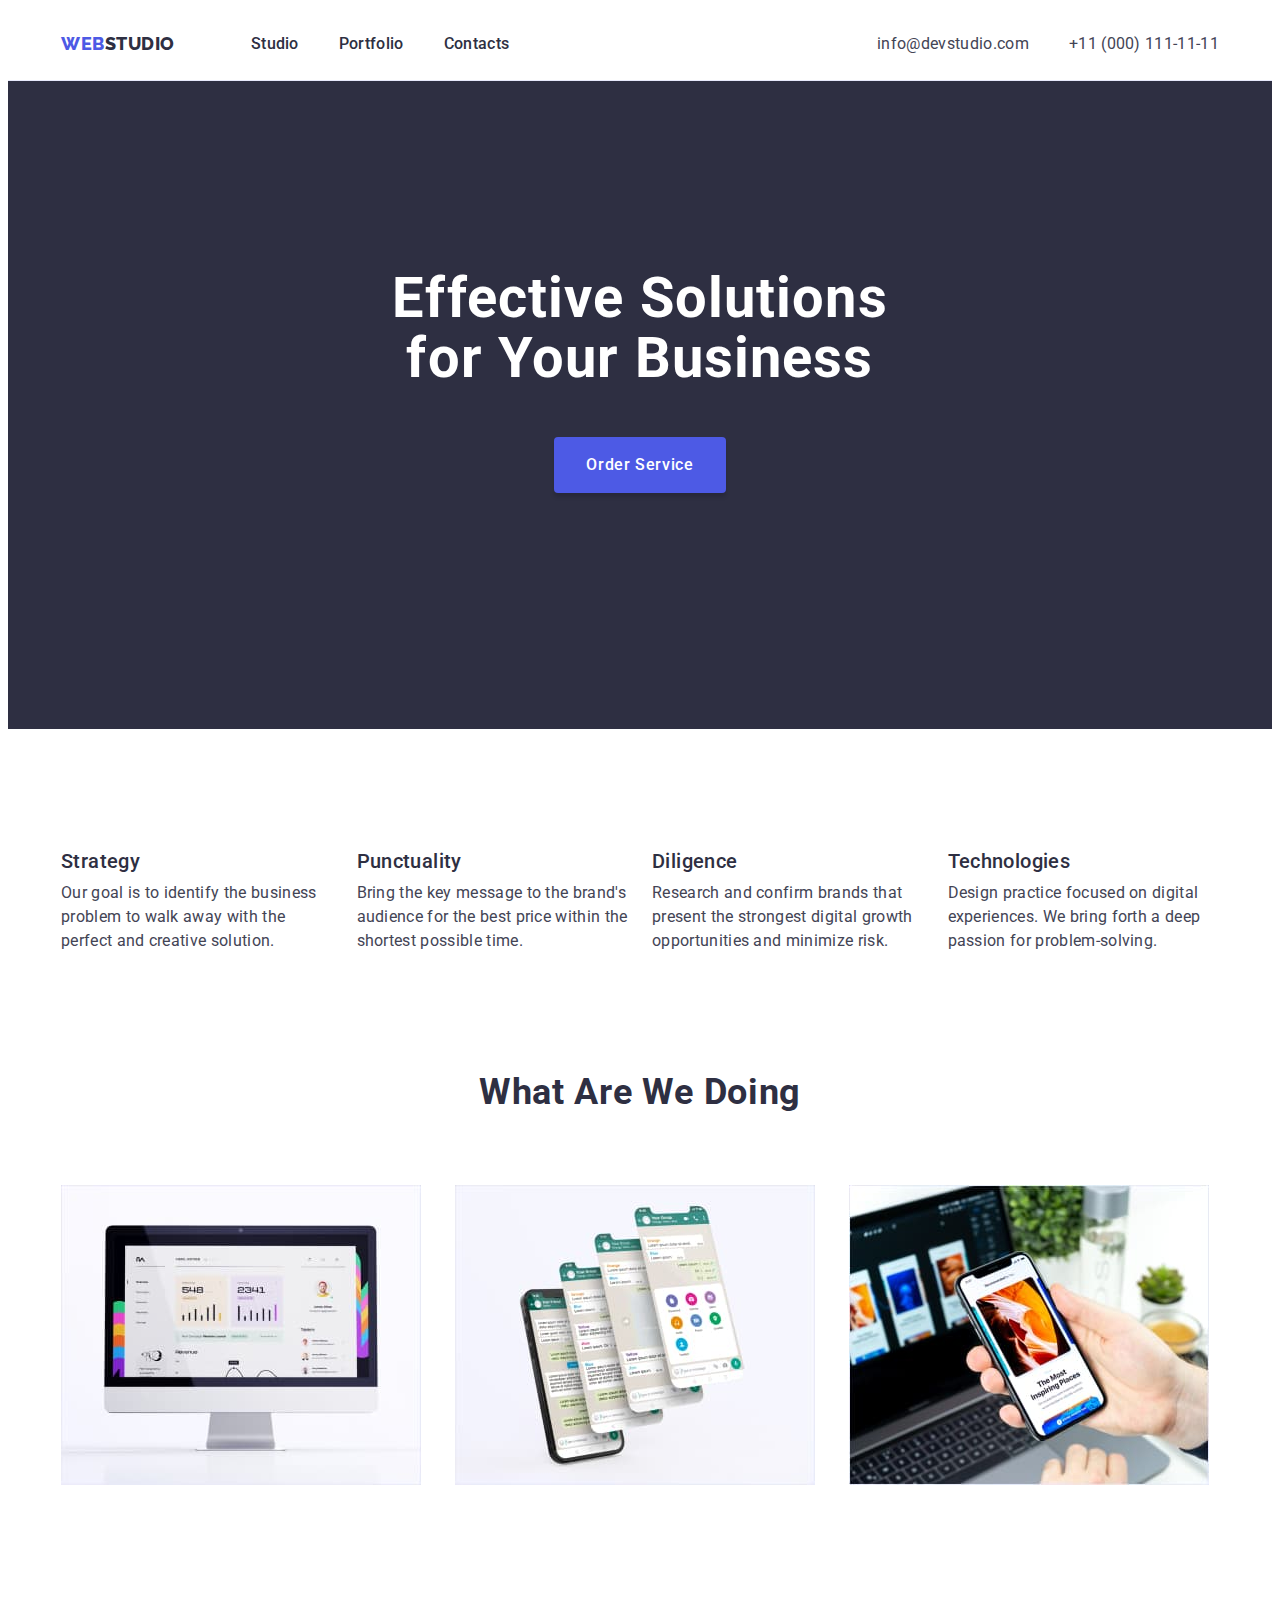
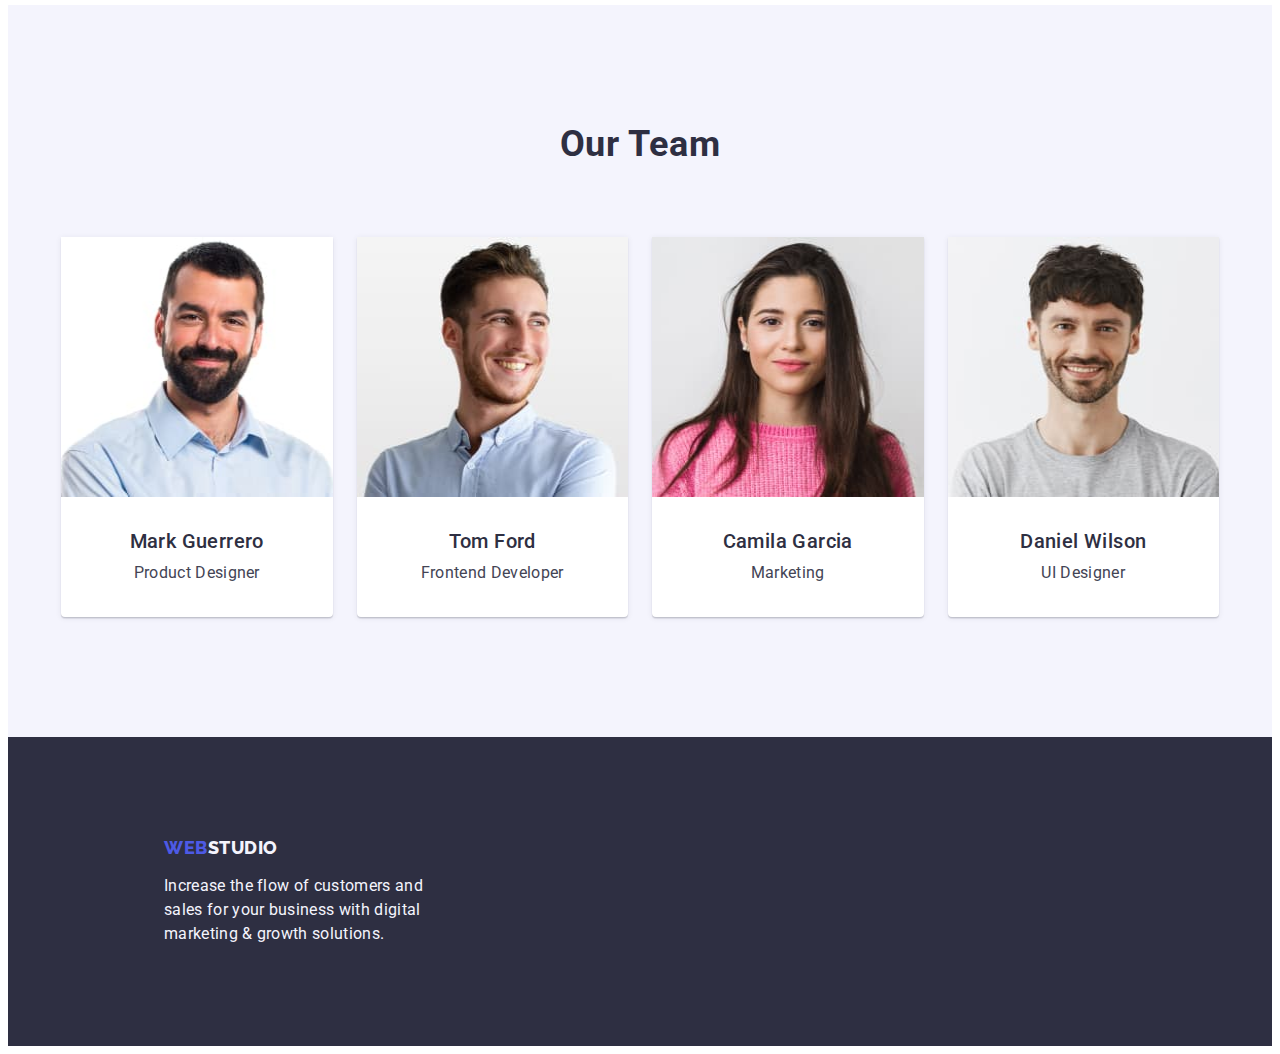
<file: index.html>
<!DOCTYPE html>
<html lang="en">
  <head>
    <meta charset="UTF-8" />
    <meta name="viewport" content="width=device-width, initial-scale=1.0" />
    <title>WebStudio</title>
    <link rel="preconnect" href="https://fonts.googleapis.com" />
    <link rel="preconnect" href="https://fonts.gstatic.com" crossorigin />
    <link
      href="https://fonts.googleapis.com/css2?family=Raleway:wght@800&family=Roboto:wght@400;500;700;900&display=swap"
      rel="stylesheet"
    />

    <link
      rel="stylesheet"
      href="https://cdnjs.cloudflare.com/ajax/libs/modern-normalize/2.0.0/modern-normalize.min.css"
      integrity="sha512-4xo8blKMVCiXpTaLzQSLSw3KFOVPWhm/TRtuPVc4WG6kUgjH6J03IBuG7JZPkcWMxJ5huwaBpOpnwYElP/m6wg=="
      crossorigin="anonymous"
      referrerpolicy="no-referrer"
    />
    <link rel="stylesheet" href="./css/styles.css" />
  </head>
  <body>
    <!-- Header -->
    <!-- *************** -->
    <header class="page-header">
      <div class="container page-header-container">
        <nav class="page-nav">
          <a href="./index.html" class="logo link"
            >Web<span class="logo-studio">Studio</span></a
          >
          <ul class="list menu">
            <li class="menu-item">
              <a href="./index.html" class="menu-link link">Studio</a>
            </li>
            <li class="menu-item">
              <a href="./portfolio.html" class="menu-link link">Portfolio</a>
            </li>
            <li class="menu-item">
              <a href="" class="menu-link link">Contacts</a>
            </li>
          </ul>
        </nav>
        <address class="contacts">
          <ul class="list contacts-list">
            <li class="contacts-item">
              <a
                href="mailto:info@devstudio.com"
                class="link contacts-item-link"
                >info@devstudio.com</a
              >
            </li>
            <li class="contacts-item">
              <a href="tel:+110001111111" class="link contacts-item-link"
                >+11 (000) 111-11-11</a
              >
            </li>
          </ul>
        </address>
      </div>
    </header>
    <!-- Header / -->
    <main>
      <!-- HERO -->
      <!-- ************* -->
      <section class="hero">
        <div class="container hero-container">
          <h1 class="hero-header">Effective Solutions for Your Business</h1>
          <button type="button" class="hero-btn">Order Service</button>
        </div>
      </section>
      <!-- HERO / -->
      <!-- Section 2 -->
      <section class="work-vision section">
        <div class="container">
          <h2 class="section-header visually-hidden">Our vision</h2>
          <ul class="work list">
            <li class="work-item">
              <h3 class="second-header">Strategy</h3>
              <p class="describtion">
                Our goal is to identify the business problem to walk away with
                the perfect and creative solution.
              </p>
            </li>
            <li class="work-item">
              <h3 class="second-header">Punctuality</h3>
              <p class="describtion">
                Bring the key message to the brand's audience for the best price
                within the shortest possible time.
              </p>
            </li>
            <li class="work-item">
              <h3 class="second-header">Diligence</h3>
              <p class="describtion">
                Research and confirm brands that present the strongest digital
                growth opportunities and minimize risk.
              </p>
            </li>
            <li class="work-item">
              <h3 class="second-header">Technologies</h3>
              <p class="describtion">
                Design practice focused on digital experiences. We bring forth a
                deep passion for problem-solving.
              </p>
            </li>
          </ul>
        </div>
      </section>
      <!-- Section 2 / -->
      <!-- Section 3 -->
      <section class="work-images section">
        <div class="container">
          <h2 class="section-header">What are we doing</h2>
          <ul class="list work-images-list">
            <li class="img work-img">
              <img
                class="img-item"
                src="./images/what-we-doing/img1.jpg"
                alt="Desktop"
                width="360"
                height="300"
              />
            </li>
            <li class="img work-img">
              <img
                class="img-item"
                src="./images/what-we-doing/img2.jpg"
                alt="Mobile"
                width="360"
                height="300"
              />
            </li>
            <li class="img work-img">
              <img
                class="img-item"
                src="./images/what-we-doing/img3.jpg"
                alt="Adaptive"
                width="360"
                height="300"
              />
            </li>
          </ul>
        </div>
      </section>
      <!-- Section 3 / -->
      <!-- Section 4 -->
      <section class="team section">
        <div class="container">
          <h2 class="section-header">Our Team</h2>
          <ul class="list team-list">
            <li class="team-member">
              <img
                class="img team-member-img"
                src="./images/team/img1.jpg"
                alt="Mark Guerrero"
                width="264"
                height="260"
              />
              <div class="team-content-wrapper">
                <h3 class="second-header">Mark Guerrero</h3>
                <p class="describtion">Product Designer</p>
              </div>
            </li>
            <li class="team-member">
              <img
                class="img team-member-img"
                src="./images/team/img2.jpg"
                alt="Tom Ford"
                width="264"
                height="260"
              />
              <div class="team-content-wrapper">
                <h3 class="second-header">Tom Ford</h3>
                <p class="describtion">Frontend Developer</p>
              </div>
            </li>
            <li class="team-member">
              <img
                class="img team-member-img"
                src="./images/team/img3.jpg"
                alt="Camila Garcia"
                width="264"
                height="260"
              />
              <div class="team-content-wrapper">
                <h3 class="second-header">Camila Garcia</h3>
                <p class="describtion">Marketing</p>
              </div>
            </li>
            <li class="team-member">
              <img
                class="img team-member-img"
                src="./images/team/img4.jpg"
                alt="Daniel Wilson"
                width="264"
                height="260"
              />
              <div class="team-content-wrapper">
                <h3 class="second-header">Daniel Wilson</h3>
                <p class="describtion">UI Designer</p>
              </div>
            </li>
          </ul>
        </div>
      </section>
      <!-- Section 4 -->
    </main>
    <!-- FOOTER -->
    <footer class="footer">
      <div class="container footer-wrapper">
        <a href="./index.html" class="logo logo-footer link"
          >Web<span class="logo-studio-light">Studio</span></a
        >
        <p class="describtion-light">
          Increase the flow of customers and sales for your business with
          digital marketing & growth solutions.
        </p>
      </div>
    </footer>
    <!-- FOOTER / -->
  </body>
</html>
</file>
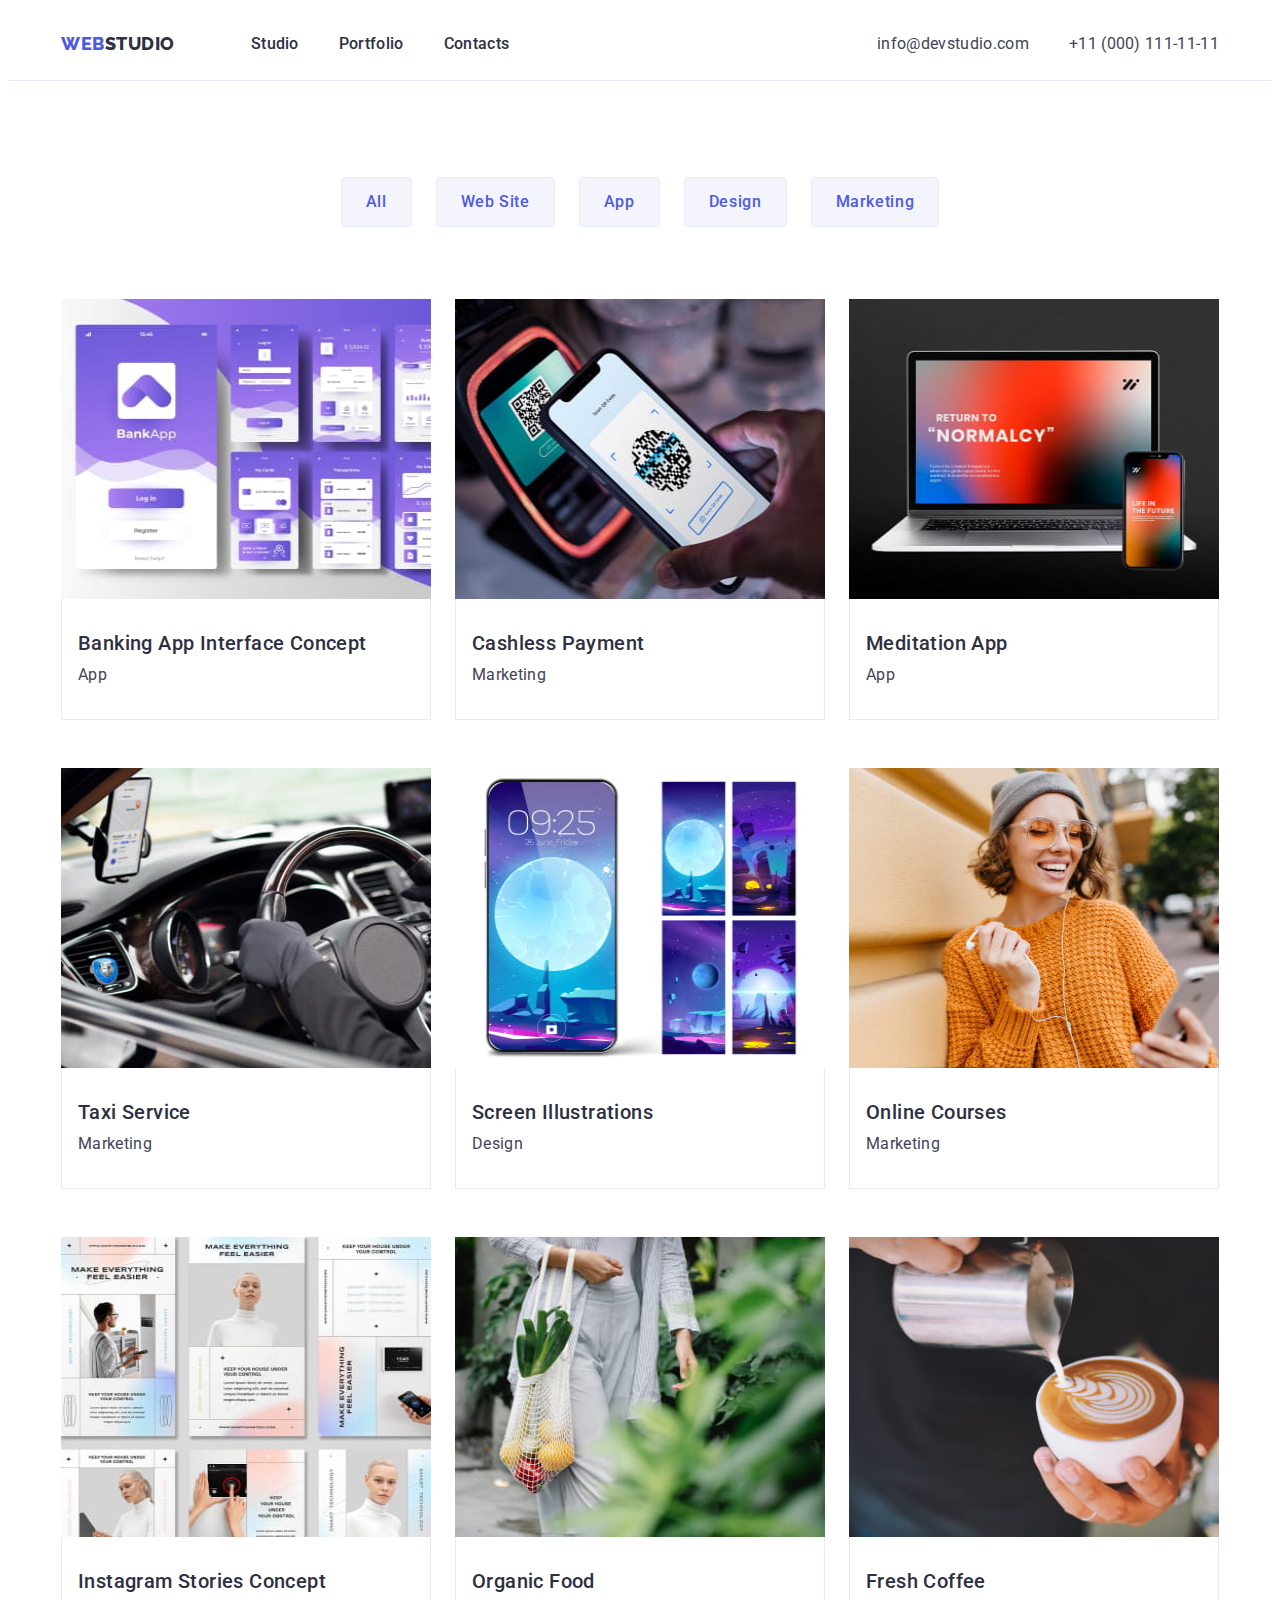
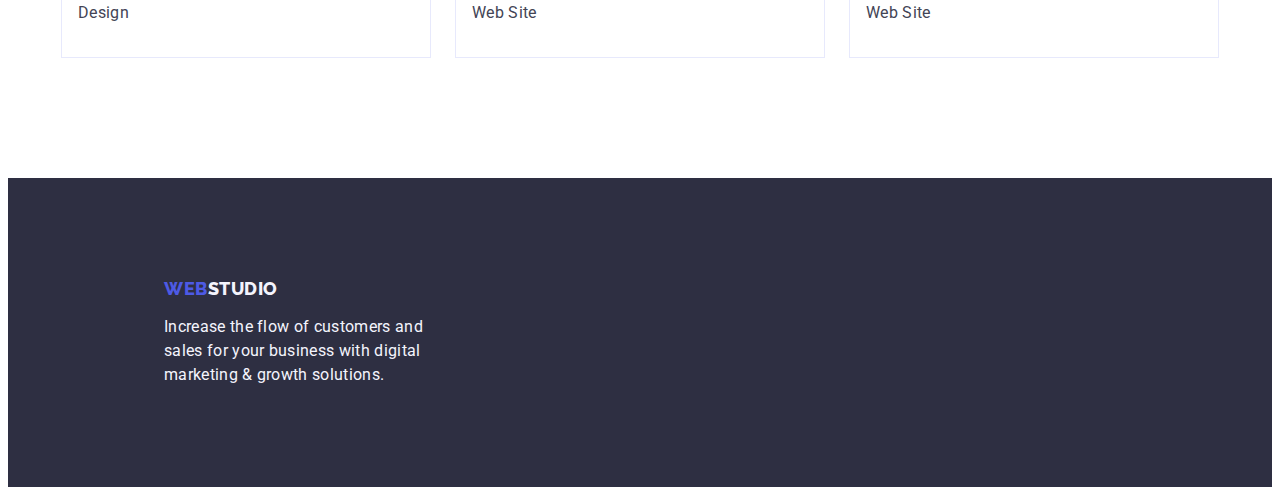
<file: portfolio.html>
<!DOCTYPE html>
<html lang="en">
  <head>
    <meta charset="UTF-8" />
    <meta name="viewport" content="width=device-width, initial-scale=1.0" />
    <title>WebStudio</title>
    <link rel="preconnect" href="https://fonts.googleapis.com" />
    <link rel="preconnect" href="https://fonts.gstatic.com" crossorigin />
    <link
      href="https://fonts.googleapis.com/css2?family=Raleway:wght@800&family=Roboto:wght@400;500;700;900&display=swap"
      rel="stylesheet"
    />
    <link
      rel="stylesheet"
      href="https://cdnjs.cloudflare.com/ajax/libs/modern-normalize/2.0.0/modern-normalize.min.css"
      integrity="sha512-4xo8blKMVCiXpTaLzQSLSw3KFOVPWhm/TRtuPVc4WG6kUgjH6J03IBuG7JZPkcWMxJ5huwaBpOpnwYElP/m6wg=="
      crossorigin="anonymous"
      referrerpolicy="no-referrer"
    />
    <link rel="stylesheet" href="./css/styles.css" />
  </head>
  <body>
    <!-- Header -->
    <!-- *************** -->
    <header class="page-header">
      <div class="container page-header-container">
        <nav class="page-nav">
          <a href="./index.html" class="logo link"
            >Web<span class="logo-studio">Studio</span></a
          >
          <ul class="list menu">
            <li class="menu-item">
              <a href="./index.html" class="menu-link link">Studio</a>
            </li>
            <li class="menu-item">
              <a href="./portfolio.html" class="menu-link link">Portfolio</a>
            </li>
            <li class="menu-item">
              <a href="" class="menu-link link">Contacts</a>
            </li>
          </ul>
        </nav>
        <address class="contacts">
          <ul class="list contacts-list">
            <li class="contacts-item">
              <a
                href="mailto:info@devstudio.com"
                class="link contacts-item-link"
                >info@devstudio.com</a
              >
            </li>
            <li class="contacts-item">
              <a href="tel:+110001111111" class="link contacts-item-link"
                >+11 (000) 111-11-11</a
              >
            </li>
          </ul>
        </address>
      </div>
    </header>
    <!-- Header / -->
    <!-- Portfolio -->
    <main>
      <section class="portfolio section">
        <div class="container">
          <h1 class="visually-hidden">Portfolio</h1>
          <ul class="list filter">
            <li class="filter-btn">
              <button type="button" class="btn">All</button>
            </li>
            <li class="filter-btn">
              <button type="button" class="btn">Web Site</button>
            </li>
            <li class="filter-btn">
              <button type="button" class="btn">App</button>
            </li>
            <li class="filter-btn">
              <button type="button" class="btn">Design</button>
            </li>
            <li class="filter-btn">
              <button type="button" class="btn">Marketing</button>
            </li>
          </ul>

          <ul class="portfolio-cards list">
            <li class="card">
              <a href="" class="link">
                <img
                  class="card-img"
                  src="./images/portfolio/img-1.jpg"
                  alt="Banking app"
                  width="360"
                  height="300"
                />
                <div class="card-content-wrapper">
                  <h2 class="second-header">Banking App Interface Concept</h2>
                  <p class="describtion">App</p>
                </div>
              </a>
            </li>
            <li class="card">
              <a href="" class="link">
                <img
                  class="card-img"
                  src="./images/portfolio/img-2.jpg"
                  alt="Cashless payment"
                  width="360"
                  height="300"
                />
                <div class="card-content-wrapper">
                  <h2 class="second-header">Cashless Payment</h2>
                  <p class="describtion">Marketing</p>
                </div>
              </a>
            </li>
            <li class="card">
              <a href="" class="link">
                <img
                  class="card-img"
                  src="./images/portfolio/img-3.jpg"
                  alt="Meditation App"
                  width="360"
                  height="300"
                />
                <div class="card-content-wrapper">
                  <h2 class="second-header">Meditation App</h2>
                  <p class="describtion">App</p>
                </div>
              </a>
            </li>
            <li class="card">
              <a href="" class="link">
                <img
                  class="card-img"
                  src="./images/portfolio/img-4.jpg"
                  alt="Taxi Service"
                  width="360"
                  height="300"
                />
                <div class="card-content-wrapper">
                  <h2 class="second-header">Taxi Service</h2>
                  <p class="describtion">Marketing</p>
                </div>
              </a>
            </li>
            <li class="card">
              <a href="" class="link">
                <img
                  class="card-img"
                  src="./images/portfolio/img-5.jpg"
                  alt="Screen Illustrations"
                  width="360"
                  height="300"
                />
                <div class="card-content-wrapper">
                  <h2 class="second-header">Screen Illustrations</h2>
                  <p class="describtion">Design</p>
                </div>
              </a>
            </li>
            <li class="card">
              <a href="" class="link">
                <img
                  class="card-img"
                  src="./images/portfolio/img-6.jpg"
                  alt="Online Courses"
                  width="360"
                  height="300"
                />
                <div class="card-content-wrapper">
                  <h2 class="second-header">Online Courses</h2>
                  <p class="describtion">Marketing</p>
                </div>
              </a>
            </li>
            <li class="card">
              <a href="" class="link">
                <img
                  class="card-img"
                  src="./images/portfolio/img-7.jpg"
                  alt="Instagram Stories Concept"
                  width="360"
                  height="300"
                />
                <div class="card-content-wrapper">
                  <h2 class="second-header">Instagram Stories Concept</h2>
                  <p class="describtion">Design</p>
                </div>
              </a>
            </li>
            <li class="card">
              <a href="" class="link">
                <img
                  class="card-img"
                  src="./images/portfolio/img-8.jpg"
                  alt="Organic Food"
                  width="360"
                  height="300"
                />
                <div class="card-content-wrapper">
                  <h2 class="second-header">Organic Food</h2>
                  <p class="describtion">Web Site</p>
                </div>
              </a>
            </li>
            <li class="card">
              <a href="" class="link">
                <img
                  class="card-img"
                  src="./images/portfolio/img-9.jpg"
                  alt="Fresh Coffee"
                  width="360"
                  height="300"
                />
                <div class="card-content-wrapper">
                  <h2 class="second-header">Fresh Coffee</h2>
                  <p class="describtion">Web Site</p>
                </div>
              </a>
            </li>
          </ul>
        </div>
      </section>
      <!-- Portfolio / -->
    </main>
    <!-- FOOTER -->
    <footer class="footer">
      <div class="container footer-wrapper">
        <a href="./index.html" class="logo logo-footer link"
          >Web<span class="logo-studio-light">Studio</span></a
        >
        <p class="describtion-light">
          Increase the flow of customers and sales for your business with
          digital marketing & growth solutions.
        </p>
      </div>
    </footer>
    <!-- FOOTER / -->
  </body>
</html>
</file>
<file: css/styles.css>
:root {
  --primary-text-color: #434455;
  --secondary-color: #2e2f42;
  --brand-color: #4d5ae5;
  --pressed-color: #404bbf;
  --background-color: #fff;
  --light-color: #f4f4fd;
}
h1,
h2,
h3,
h4,
h5,
p {
  margin-top: 0;
  margin-bottom: 0;
}

ul,
ol {
  margin-top: 0;
  margin-bottom: 0;
  padding-left: 0;
}
img {
  display: block;
}

body {
  font-family: 'Roboto', sans-serif;
  color: var(--primary-text-color);
  background-color: var(--background-color);
}

.container {
  width: 1158px;
  margin-right: auto;
  margin-left: auto;
  padding-right: 15px;
  padding-left: 15px;
}
.section {
  padding-bottom: 120px;
  padding-top: 120px;
}
.list {
  list-style: none;
}
.link {
  text-decoration: none;
  color: var(--primary-text-color);
}
.section-header {
  margin-bottom: 72px;
  font-size: 36px;
  line-height: 1.11;
  text-align: center;
  letter-spacing: 0.02em;
  text-transform: capitalize;
  color: var(--secondary-color);
}
.second-header {
  margin-bottom: 8px;
  font-weight: 500;
  font-size: 20px;
  line-height: 1.2;
  letter-spacing: 0.02em;
  color: var(--secondary-color);
}
.describtion {
  font-size: 16px;
  line-height: 1.5;
  letter-spacing: 0.02em;
}
.visually-hidden {
  position: absolute;
  width: 1px;
  height: 1px;
  margin: -1px;
  border: 0;
  padding: 0;
  white-space: nowrap;
  clip-path: inset(100%);
  clip: rect(0 0 0 0);
  overflow: hidden;
}
/* Header
*************** */

.page-header {
  border-bottom: 1px solid #e7e9fc;
  padding: 24px 0;
}

.page-header-container {
  display: flex;
  align-items: center;
  justify-content: space-between;
}
.page-nav {
  display: flex;
  align-items: center;
}
.menu {
  display: flex;
  gap: 40px;
}
.logo {
  margin-right: 76px;
  color: var(--brand-color);
  font-family: 'Raleway', sans-serif;
  font-size: 18px;
  font-style: normal;
  font-weight: 800;
  line-height: 1.17;
  letter-spacing: 0.03em;
  text-transform: uppercase;
}
.logo-studio {
  color: var(--secondary-color);
}
.menu-link {
  padding: 24px 0;
  color: var(--secondary-color);
  font-size: 16px;
  font-style: normal;
  font-weight: 500;
  line-height: 1.5;
  letter-spacing: 0.02em;
}
.menu-link:hover,
.menu-link:focus {
  color: var(--pressed-color);
}
.contacts {
  font-style: normal;
}
.contacts-list {
  display: flex;
  gap: 40px;
}

.contacts-item {
  font-size: 16px;
  font-weight: 400;
  line-height: 1.5;
  letter-spacing: 0.02em;
}
.contacts-item-link:hover,
.contacts-item-link:focus {
  color: var(--pressed-color);
}
/* HERO */
.hero {
  padding-top: 188px;
  padding-bottom: 188px;
  background-color: var(--secondary-color);
}
.hero-header {
  max-width: 496px;
  margin-bottom: 48px;
  margin-right: auto;
  margin-left: auto;
  color: var(--background-color);
  font-size: 56px;
  line-height: 1.07;
  letter-spacing: 0.02em;
  text-align: center;
}
.hero-btn {
  display: block;
  margin: 0 auto;
  margin-bottom: 48px;
  padding: 16px 32px;
  min-width: 169px;
  height: 56px;
  box-shadow: 0px 4px 4px rgba(0, 0, 0, 0.15);
  border-radius: 4px;
  border: none;
  font-family: 'Roboto', sans-serif;
  cursor: pointer;
  background-color: var(--brand-color);
  font-weight: 500;
  font-size: 16px;
  line-height: 1.5;
  letter-spacing: 0.04em;
  color: var(--background-color);
}
.hero-btn:hover,
.hero-btn:focus {
  background-color: var(--pressed-color);
}

/* <!-- Section 2 --> */

.work {
  display: flex;
  gap: 24px;
}
.work-item {
  flex-basis: calc((100% - 72px) / 4);
}
/* Sectoin 3 */
.work-images {
  padding-top: 0;
}
.work-images-list {
  display: flex;
  gap: 24px;
}
.work-img {
  flex-basis: calc((100% - 48px) / 3);
}

/* Section 4
Team */
.team {
  background-color: var(--light-color);
}
.team-list {
  display: flex;
  flex-wrap: wrap;
  gap: 24px;
}
.team-member {
  flex-basis: calc((100% - 24px * 3) / 4);
  background-color: var(--background-color);
  border-radius: 0px 0px 4px 4px;
  box-shadow: 0px 2px 1px 0px rgba(46, 47, 66, 0.08),
    0px 1px 1px 0px rgba(46, 47, 66, 0.16),
    0px 1px 6px 0px rgba(46, 47, 66, 0.08);
}
.team-content-wrapper {
  padding: 32px 0;
  text-align: center;
}
.team-member-img {
  width: 100%;
}

/* Portfolio */
.portfolio {
  padding-top: 96px;
  background-color: var(--background-color);
}
.filter {
  display: flex;
  justify-content: center;
  gap: 24px;
  margin-bottom: 72px;
}
.btn {
  padding: 12px 24px;
  font-family: 'Roboto', sans-serif;
  cursor: pointer;
  font-weight: 500;
  font-size: 16px;
  line-height: 1.5;
  letter-spacing: 0.04em;
  color: var(--brand-color);
  background-color: var(--light-color);
  border: 1px solid #e7e9fc;
  border-radius: 4px;
}
.btn:hover,
.btn:focus {
  color: var(--background-color);
  background-color: var(--pressed-color);
  border: 1px solid transparent;
}
.portfolio-cards {
  display: flex;
  flex-wrap: wrap;
  row-gap: 48px;
  column-gap: 24px;
}
.card {
  flex-basis: calc((100% - 48px) / 3);
}
.card-img {
  width: 100%;
}
.card-content-wrapper {
  padding: 32px 16px;
  border: 1px solid #e7e9fc;
  border-top: none;
}

/* FOOTER */
.footer {
  padding: 100px 0 100px;
  background-color: var(--secondary-color);
}
.footer-wrapper {
  width: 264px;
  margin-left: 156px;
  padding: 0;
  text-align: left;
}
.logo-footer {
  display: inline-block;
  margin-bottom: 16px;
}
.logo-studio-light {
  color: var(--light-color);
}
.describtion-light {
  color: var(--light-color);
  line-height: 1.5;
  letter-spacing: 0.02em;
}
</file>
